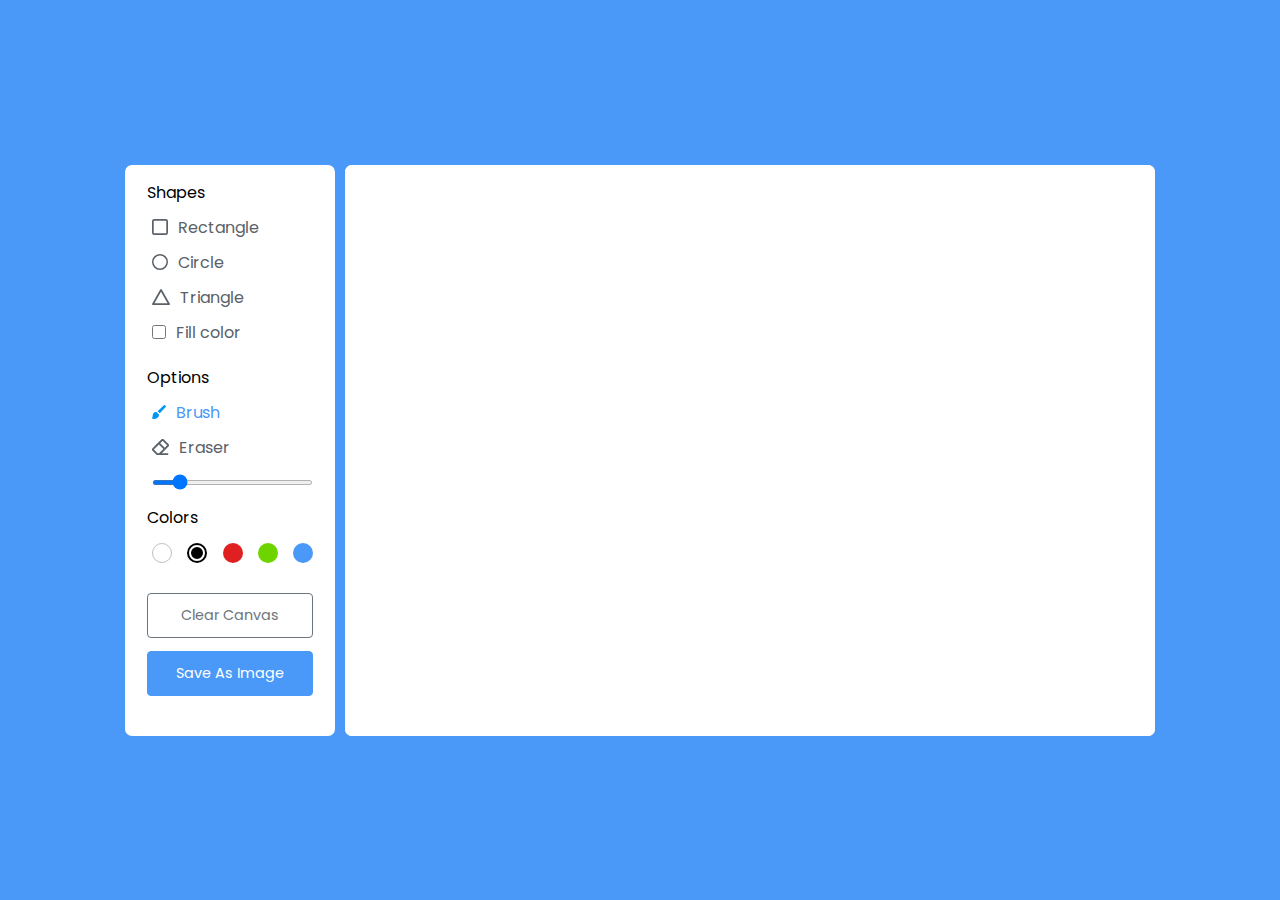
<file: draw.html>
<!DOCTYPE html>
<html lang="en" dir="ltr">
  <head>
    <meta charset="utf-8">
    <title>Drawing App JavaScript | CodingNepal</title>
    <link rel="stylesheet" href="draw.css">
    <meta name="viewport" content="width=device-width, initial-scale=1.0">
    <script src="draw.js" defer></script>
  </head>
  <body>
    <div class="container">
      <section class="tools-board">
        <div class="row">
          <label class="title">Shapes</label>
          <ul class="options">
            <li class="option tool" id="rectangle">
              <img src="draw/rectangle.svg" alt="">
              <span>Rectangle</span>
            </li>
            <li class="option tool" id="circle">
              <img src="draw/circle.svg" alt="">
              <span>Circle</span>
            </li>
            <li class="option tool" id="triangle">
              <img src="draw/triangle.svg" alt="">
              <span>Triangle</span>
            </li>
            <li class="option">
              <input type="checkbox" id="fill-color">
              <label for="fill-color">Fill color</label>
            </li>
          </ul>
        </div>
        <div class="row">
          <label class="title">Options</label>
          <ul class="options">
            <li class="option active tool" id="brush">
              <img src="draw/brush.svg" alt="">
              <span>Brush</span>
            </li>
            <li class="option tool" id="eraser">
              <img src="draw/eraser.svg" alt="">
              <span>Eraser</span>
            </li>
            <li class="option">
              <input type="range" id="size-slider" min="1" max="30" value="5">
            </li>
          </ul>
        </div>
        <div class="row colors">
          <label class="title">Colors</label>
          <ul class="options">
            <li class="option"></li>
            <li class="option selected"></li>
            <li class="option"></li>
            <li class="option"></li>
            <li class="option">
              <input type="color" id="color-picker" value="#4A98F7">
            </li>
          </ul>
        </div>
        <div class="row buttons">
          <button class="clear-canvas">Clear Canvas</button>
          <button class="save-img">Save As Image</button>
        </div>
      </section>
      <section class="drawing-board">
        <canvas></canvas>
      </section>
    </div>
    
  </body>
</html>
</file>
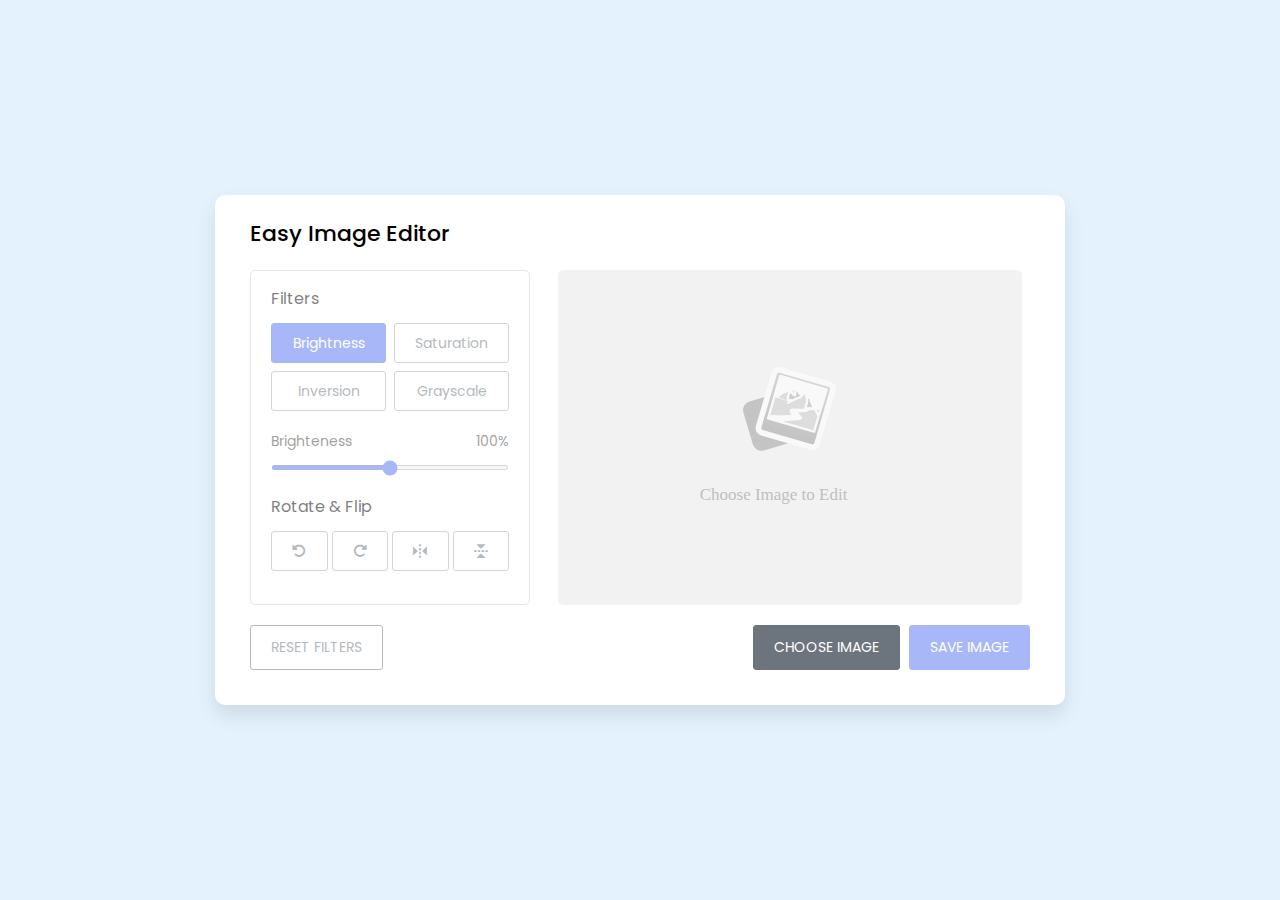
<file: edit.html>
<!DOCTYPE html>
<html lang="en" dir="ltr">
  <head>
    <meta charset="utf-8">
    <title>Image Editor JavaScript | CodingNepal</title>
    <link rel="stylesheet" href="edit.css">
    <meta name="viewport" content="width=device-width, initial-scale=1.0">
    <link rel="stylesheet" href="https://unpkg.com/boxicons@2.1.2/css/boxicons.min.css">
    <link rel="stylesheet" href="https://cdnjs.cloudflare.com/ajax/libs/font-awesome/6.1.1/css/all.min.css"/>
  </head>
  <body>
    <div class="container disable">
        <h2>Easy Image Editor</h2>
        <div class="wrapper">
            <div class="editor-panel">
                <div class="filter">
                    <label class="title">Filters</label>
                    <div class="options">
                        <button id="brightness" class="active">Brightness</button>
                        <button id="saturation">Saturation</button>
                        <button id="inversion">Inversion</button>
                        <button id="grayscale">Grayscale</button>
                    </div>
                    <div class="slider">
                        <div class="filter-info">
                            <p class="name">Brighteness</p>
                            <p class="value">100%</p>
                        </div>
                        <input type="range" value="100" min="0" max="200">
                    </div>
                </div>
                <div class="rotate">
                    <label class="title">Rotate & Flip</label>
                    <div class="options">
                        <button id="left"><i class="fa-solid fa-rotate-left"></i></button>
                        <button id="right"><i class="fa-solid fa-rotate-right"></i></button>
                        <button id="horizontal"><i class='bx bx-reflect-vertical'></i></button>
                        <button id="vertical"><i class='bx bx-reflect-horizontal' ></i></button>
                    </div>
                </div>
            </div>
            <div class="preview-img">
                <img src="image-placeholder.svg" alt="preview-img">
            </div>
        </div>
        <div class="controls">
            <button class="reset-filter">Reset Filters</button>
            <div class="row">
                <input type="file" class="file-input" accept="image/*" hidden>
                <button class="choose-img">Choose Image</button>
                <button class="save-img">Save Image</button>
            </div>
        </div>
    </div>

    <script src="edit.js"></script>
    
  </body>
</html>
</file>
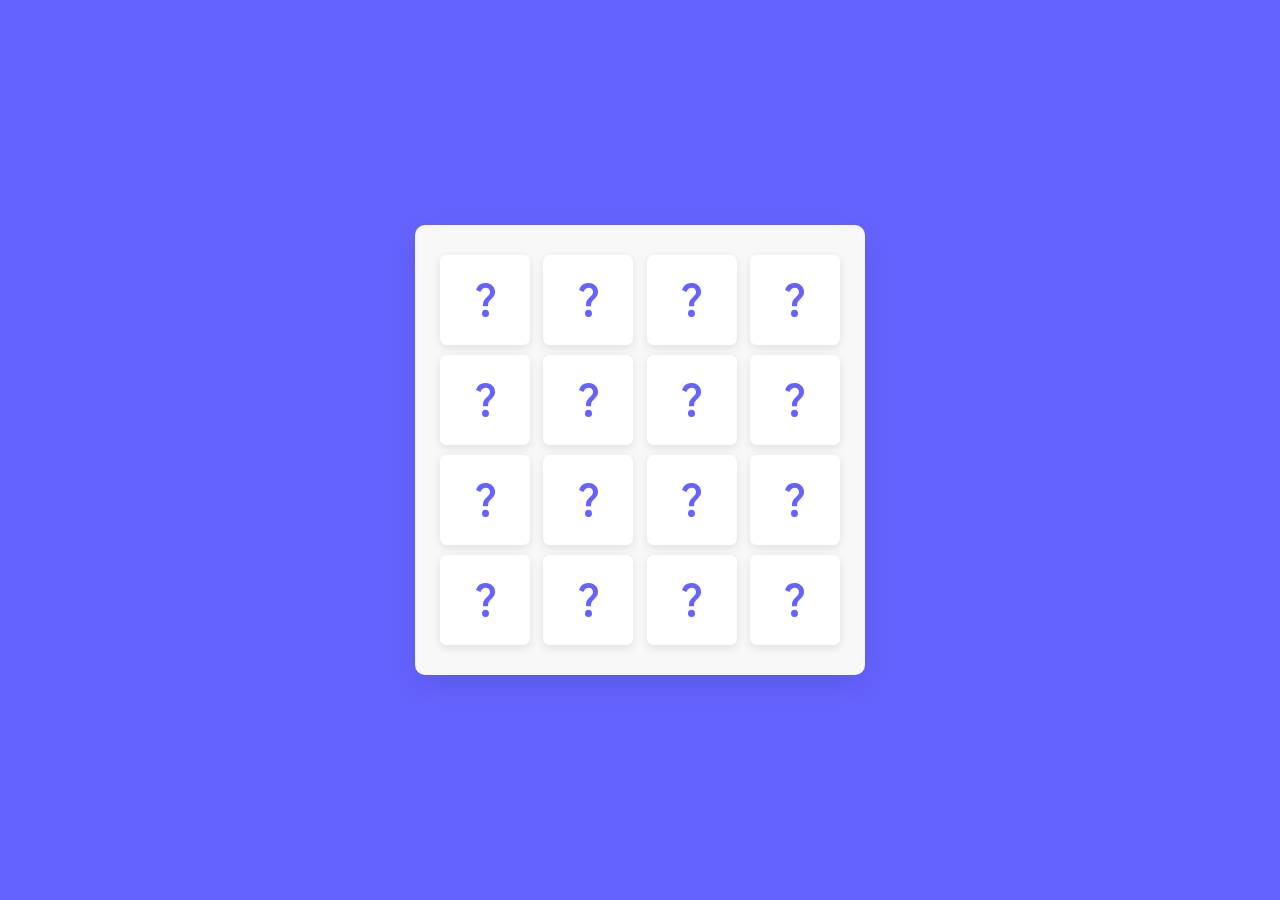
<file: game.html>
<!DOCTYPE html>
<html lang="en" dir="ltr">
  <head>
    <meta charset="utf-8">  
    <title>Memory Card Game | CodingNepal</title>
    <link rel="stylesheet" href="game.css">
    <meta name="viewport" content="width=device-width, initial-scale=1.0">
  </head>
  <body>
    <div class="wrapper">
      <ul class="cards">
        <li class="card">
          <div class="view front-view">
            <img src="images/que_icon.svg" alt="icon">
          </div>
          <div class="view back-view">
            <img src="images/img-1.png" alt="card-img">
          </div>
        </li>
        <li class="card">
          <div class="view front-view">
            <img src="images/que_icon.svg" alt="icon">
          </div>
          <div class="view back-view">
            <img src="images/img-6.png" alt="card-img">
          </div>
        </li>
        <li class="card">
          <div class="view front-view">
            <img src="images/que_icon.svg" alt="icon">
          </div>
          <div class="view back-view">
            <img src="images/img-3.png" alt="card-img">
          </div>
        </li>
        <li class="card">
          <div class="view front-view">
            <img src="images/que_icon.svg" alt="icon">
          </div>
          <div class="view back-view">
            <img src="images/img-2.png" alt="card-img">
          </div>
        </li>
        <li class="card">
          <div class="view front-view">
            <img src="images/que_icon.svg" alt="icon">
          </div>
          <div class="view back-view">
            <img src="images/img-1.png" alt="card-img">
          </div>
        </li>
        <li class="card">
          <div class="view front-view">
            <img src="images/que_icon.svg" alt="icon">
          </div>
          <div class="view back-view">
            <img src="images/img-5.png" alt="card-img">
          </div>
        </li>
        <li class="card">
          <div class="view front-view">
            <img src="images/que_icon.svg" alt="icon">
          </div>
          <div class="view back-view">
            <img src="images/img-2.png" alt="card-img">
          </div>
        </li>
        <li class="card">
          <div class="view front-view">
            <img src="images/que_icon.svg" alt="icon">
          </div>
          <div class="view back-view">
            <img src="images/img-6.png" alt="card-img">
          </div>
        </li>
        <li class="card">
          <div class="view front-view">
            <img src="images/que_icon.svg" alt="icon">
          </div>
          <div class="view back-view">
            <img src="images/img-3.png" alt="card-img">
          </div>
        </li>
        <li class="card">
          <div class="view front-view">
            <img src="images/que_icon.svg" alt="icon">
          </div>
          <div class="view back-view">
            <img src="images/img-4.png" alt="card-img">
          </div>
        </li>
        <li class="card">
          <div class="view front-view">
            <img src="images/que_icon.svg" alt="icon">
          </div>
          <div class="view back-view">
            <img src="images/img-5.png" alt="card-img">
          </div>
        </li>
        <li class="card">
          <div class="view front-view">
            <img src="images/que_icon.svg" alt="icon">
          </div>
          <div class="view back-view">
            <img src="images/img-4.png" alt="card-img">
          </div>
        </li>
        <li class="card">
          <div class="view front-view">
            <img src="images/que_icon.svg" alt="icon">
          </div>
          <div class="view back-view">
            <img src="images/img-4.png" alt="card-img">
          </div>
        </li>
        <li class="card">
          <div class="view front-view">
            <img src="images/que_icon.svg" alt="icon">
          </div>
          <div class="view back-view">
            <img src="images/img-4.png" alt="card-img">
          </div>
        </li>
        <li class="card">
          <div class="view front-view">
            <img src="images/que_icon.svg" alt="icon">
          </div>
          <div class="view back-view">
            <img src="images/img-4.png" alt="card-img">
          </div>
        </li>
        <li class="card">
          <div class="view front-view">
            <img src="images/que_icon.svg" alt="icon">
          </div>
          <div class="view back-view">
            <img src="images/img-4.png" alt="card-img">
          </div>
        </li>
      </ul>
    </div>

    <script src="game.js"></script>

  </body>
</html>
</file>
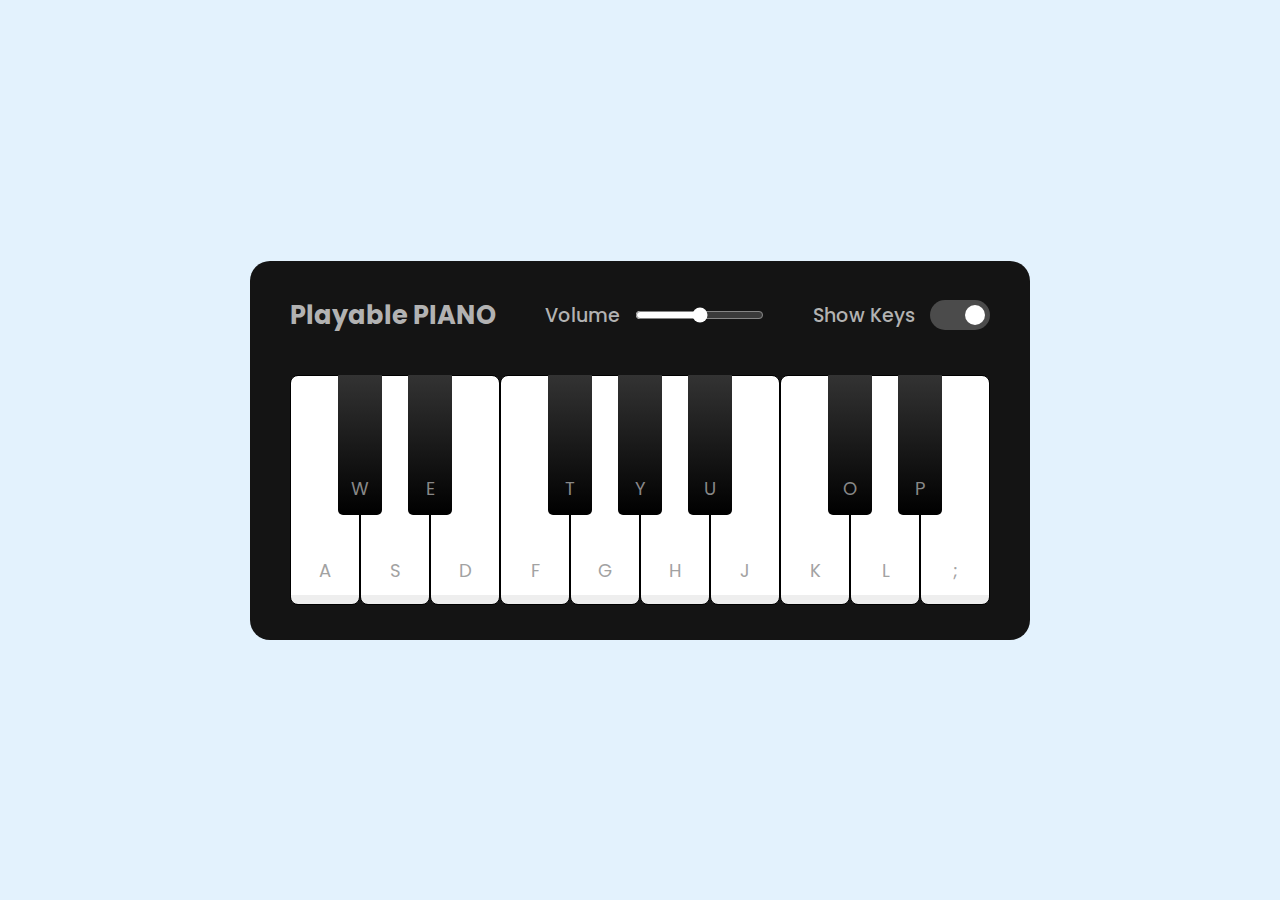
<file: piano.html>
<!DOCTYPE html>
<html lang="en" dir="ltr">
  <head>
    <meta charset="utf-8">
    <title>Playable Piano JavaScript | CodingNepal</title>
    <link rel="stylesheet" href="piano.css">
    <meta name="viewport" content="width=device-width, initial-scale=1.0">
    <script src="piano.js" defer></script>
  </head>
  <body>
    <div class="wrapper">
      <header>
        <h2>Playable PIANO</h2>
        <div class="column volume-slider">
          <span>Volume</span><input type="range" min="0" max="1" value="0.5" step="any">
        </div>
        <div class="column keys-checkbox">
          <span>Show Keys</span><input type="checkbox" checked>
        </div>
      </header>
      <ul class="piano-keys">
        <li class="key white" data-key="a"><span>a</span></li>
        <li class="key black" data-key="w"><span>w</span></li>
        <li class="key white" data-key="s"><span>s</span></li>
        <li class="key black" data-key="e"><span>e</span></li>
        <li class="key white" data-key="d"><span>d</span></li>
        <li class="key white" data-key="f"><span>f</span></li>
        <li class="key black" data-key="t"><span>t</span></li>
        <li class="key white" data-key="g"><span>g</span></li>
        <li class="key black" data-key="y"><span>y</span></li>
        <li class="key white" data-key="h"><span>h</span></li>
        <li class="key black" data-key="u"><span>u</span></li>
        <li class="key white" data-key="j"><span>j</span></li>
        <li class="key white" data-key="k"><span>k</span></li>
        <li class="key black" data-key="o"><span>o</span></li>
        <li class="key white" data-key="l"><span>l</span></li>
        <li class="key black" data-key="p"><span>p</span></li>
        <li class="key white" data-key=";"><span>;</span></li>
      </ul>
    </div>

  </body>
</html>
</file>
<file: draw.css>
/* Import Google font - Poppins */
@import url('https://fonts.googleapis.com/css2?family=Poppins:wght@400;500;600&display=swap');
*{
  margin: 0;
  padding: 0;
  box-sizing: border-box;
  font-family: 'Poppins', sans-serif;
}
body{
  display: flex;
  align-items: center;
  justify-content: center;
  min-height: 100vh;
  background: #4A98F7;
}
.container{
  display: flex;
  width: 100%;
  gap: 10px;
  padding: 10px;
  max-width: 1050px;
}
section{
  background: #fff;
  border-radius: 7px;
}
.tools-board{
  width: 210px;
  padding: 15px 22px 0;
}
.tools-board .row{
  margin-bottom: 20px;
}
.row .options{
  list-style: none;
  margin: 10px 0 0 5px;
}
.row .options .option{
  display: flex;
  cursor: pointer;
  align-items: center;
  margin-bottom: 10px;
}
.option:is(:hover, .active) img{
  filter: invert(17%) sepia(90%) saturate(3000%) hue-rotate(900deg) brightness(100%) contrast(100%);
}
.option :where(span, label){
  color: #5A6168;
  cursor: pointer;
  padding-left: 10px;
}
.option:is(:hover, .active) :where(span, label){
  color: #4A98F7;
}
.option #fill-color{
  cursor: pointer;
  height: 14px;
  width: 14px;
}
#fill-color:checked ~ label{
  color: #4A98F7;
}
.option #size-slider{
  width: 100%;
  height: 5px;
  margin-top: 10px;
}
.colors .options{
  display: flex;
  justify-content: space-between;
}
.colors .option{
  height: 20px;
  width: 20px;
  border-radius: 50%;
  margin-top: 3px;
  position: relative;
}
.colors .option:nth-child(1){
  background-color: #fff;
  border: 1px solid #bfbfbf;
}
.colors .option:nth-child(2){
  background-color: #000;
}
.colors .option:nth-child(3){
  background-color: #E02020;
}
.colors .option:nth-child(4){
  background-color: #6DD400;
}
.colors .option:nth-child(5){
  background-color: #4A98F7;
}
.colors .option.selected::before{
  position: absolute;
  content: "";
  top: 50%;
  left: 50%;
  height: 12px;
  width: 12px;
  background: inherit;
  border-radius: inherit;
  border: 2px solid #fff;
  transform: translate(-50%, -50%);
}
.colors .option:first-child.selected::before{
  border-color: #ccc;
}
.option #color-picker{
  opacity: 0;
  cursor: pointer;
}
.buttons button{
  width: 100%;
  color: #fff;
  border: none;
  outline: none;
  padding: 11px 0;
  font-size: 0.9rem;
  margin-bottom: 13px;
  background: none;
  border-radius: 4px;
  cursor: pointer;
}
.buttons .clear-canvas{
  color: #6C757D;
  border: 1px solid #6C757D;
  transition: all 0.3s ease;
}
.clear-canvas:hover{
  color: #fff;
  background: #6C757D;
}
.buttons .save-img{
  background: #4A98F7;
  border: 1px solid #4A98F7;
}
.drawing-board{
  flex: 1;
  overflow: hidden;
}
.drawing-board canvas{
  width: 100%;
  height: 100%;
}
</file>
<file: edit.css>
/* Import Google font - Poppins */
@import url('https://fonts.googleapis.com/css2?family=Poppins:wght@400;500;600&display=swap');
*{
  margin: 0;
  padding: 0;
  box-sizing: border-box;
  font-family: 'Poppins', sans-serif;
}
body{
  display: flex;
  padding: 10px;
  min-height: 100vh;
  align-items: center;
  justify-content: center;
  background: #E3F2FD;
}
.container{
  width: 850px;
  padding: 30px 35px 35px;
  background: #fff;
  border-radius: 10px;
  box-shadow: 0 10px 20px rgba(0,0,0,0.1);
}
.container.disable .editor-panel,
.container.disable .controls .reset-filter,
.container.disable .controls .save-img{
  opacity: 0.5;
  pointer-events: none;
}
.container h2{
  margin-top: -8px;
  font-size: 22px;
  font-weight: 500;
}
.container .wrapper{
  display: flex;
  margin: 20px 0;
  min-height: 335px;
}
.wrapper .editor-panel{
  padding: 15px 20px;
  width: 280px;
  border-radius: 5px;
  border: 1px solid #ccc;
}
.editor-panel .title{
  display: block;
  font-size: 16px;
  margin-bottom: 12px;
}
.editor-panel .options, .controls{
  display: flex;
  flex-wrap: wrap;
  justify-content: space-between;
}
.editor-panel button{
  outline: none;
  height: 40px;
  font-size: 14px;
  color: #6C757D;
  background: #fff;
  border-radius: 3px;
  margin-bottom: 8px;
  border: 1px solid #aaa;
}
.editor-panel .filter button{
  width: calc(100% / 2 - 4px);
}
.editor-panel button:hover{
  background: #f5f5f5;
}
.filter button.active{
  color: #fff;
  border-color: #5372F0;
  background: #5372F0;
}
.filter .slider{
  margin-top: 12px;
}
.filter .slider .filter-info{
  display: flex;
  color: #464646;
  font-size: 14px;
  justify-content: space-between;
}
.filter .slider input{
  width: 100%;
  height: 5px;
  accent-color: #5372F0;
}
.editor-panel .rotate{
  margin-top: 17px;
}
.editor-panel .rotate button{
  display: flex;
  align-items: center;
  justify-content: center;
  width: calc(100% / 4 - 3px);
}
.rotate .options button:nth-child(3),
.rotate .options button:nth-child(4){
  font-size: 18px;
}
.rotate .options button:active{
  color: #fff;
  background: #5372F0;
  border-color: #5372F0;
}
.wrapper .preview-img{
  flex-grow: 1;
  display: flex;
  overflow: hidden;
  margin-left: 20px;
  border-radius: 5px;
  align-items: center;
  justify-content: center;
}
.preview-img img{
  max-width: 490px;
  max-height: 335px;
  width: 100%;
  height: 100%;
  object-fit: contain;
}
.controls button{
  padding: 11px 20px;
  font-size: 14px;
  border-radius: 3px;
  outline: none;
  color: #fff;
  cursor: pointer;
  background: none;
  transition: all 0.3s ease;
  text-transform: uppercase;
}
.controls .reset-filter{
  color: #6C757D;
  border: 1px solid #6C757D;
}
.controls .reset-filter:hover{
  color: #fff;
  background: #6C757D;
}
.controls .choose-img{
  background: #6C757D;
  border: 1px solid #6C757D;
}
.controls .save-img{
  margin-left: 5px;
  background: #5372F0;
  border: 1px solid #5372F0;
}

@media screen and (max-width: 760px) {
  .container{
    padding: 25px;
  }
  .container .wrapper{
    flex-wrap: wrap-reverse;
  }
  .wrapper .editor-panel{
    width: 100%;
  }
  .wrapper .preview-img{
    width: 100%;
    margin: 0 0 15px;
  }
}

@media screen and (max-width: 500px) {
  .controls button{
    width: 100%;
    margin-bottom: 10px;
  }
  .controls .row{
    width: 100%;
  }
  .controls .row .save-img{
    margin-left: 0px;
  }
}
</file>
<file: game.css>
/* Import Google Font - Poppins */
@import url('https://fonts.googleapis.com/css2?family=Poppins:wght@400;500;600;700&display=swap');
*{
  margin: 0;
  padding: 0;
  box-sizing: border-box;
  font-family: 'Poppins', sans-serif;
}
body{
  display: flex;
  align-items: center;
  justify-content: center;
  min-height: 100vh;
  background: #6563FF;
}
.wrapper{
  padding: 25px;
  border-radius: 10px;
  background: #F8F8F8;
  box-shadow: 0 10px 30px rgba(0,0,0,0.1);
}
.cards, .card, .view{
  display: flex;
  align-items: center;
  justify-content: center;
}
.cards{
  height: 400px;
  width: 400px;
  flex-wrap: wrap;
  justify-content: space-between;
}
.cards .card{
  cursor: pointer;
  list-style: none;
  user-select: none;
  position: relative;
  perspective: 1000px;
  transform-style: preserve-3d;
  height: calc(100% / 4 - 10px);
  width: calc(100% / 4 - 10px);
}
.card.shake{
  animation: shake 0.35s ease-in-out;
}
@keyframes shake {
  0%, 100%{
    transform: translateX(0);
  }
  20%{
    transform: translateX(-13px);
  }
  40%{
    transform: translateX(13px);
  }
  60%{
    transform: translateX(-8px);
  }
  80%{
    transform: translateX(8px);
  }
}
.card .view{
  width: 100%;
  height: 100%;
  position: absolute;
  border-radius: 7px;
  background: #fff;
  pointer-events: none;
  backface-visibility: hidden;
  box-shadow: 0 3px 10px rgba(0,0,0,0.1);
  transition: transform 0.25s linear;
}
.card .front-view img{
  width: 19px;
}
.card .back-view img{
  max-width: 45px;
}
.card .back-view{
  transform: rotateY(-180deg);
}
.card.flip .back-view{
  transform: rotateY(0);
}
.card.flip .front-view{
  transform: rotateY(180deg);
}

@media screen and (max-width: 700px) {
  .cards{
    height: 350px;
    width: 350px;
  }
  .card .front-view img{
    width: 17px;
  }
  .card .back-view img{
    max-width: 40px;
  }
}

@media screen and (max-width: 530px) {
  .cards{
    height: 300px;
    width: 300px;
  }
  .card .front-view img{
    width: 15px;
  }
  .card .back-view img{
    max-width: 35px;
  }
}
</file>
<file: piano.css>
/* Import Google font - Poppins */
@import url('https://fonts.googleapis.com/css2?family=Poppins:wght@400;500;600&display=swap');
* {
  margin: 0;
  padding: 0;
  box-sizing: border-box;
  font-family: 'Poppins', sans-serif;
}
body {
  display: flex;
  align-items: center;
  justify-content: center;
  min-height: 100vh;
  background: #E3F2FD;
}
.wrapper {
  padding: 35px 40px;
  border-radius: 20px;
  background: #141414;
}
.wrapper header {
  display: flex;
  color: #B2B2B2;
  align-items: center;
  justify-content: space-between;
}
header h2 {
  font-size: 1.6rem;
}
header .column {
  display: flex;
  align-items: center;
}
header span {
  font-weight: 500;
  margin-right: 15px;
  font-size: 1.19rem;
}
header input {
  outline: none;
  border-radius: 30px;
}
.volume-slider input {
  accent-color: #fff;
}
.keys-checkbox input {
  height: 30px;
  width: 60px;
  cursor: pointer;
  appearance: none;
  position: relative;
  background: #4B4B4B
}
.keys-checkbox input::before {
  content: "";
  position: absolute;
  top: 50%;
  left: 5px;
  width: 20px;
  height: 20px;
  border-radius: 50%;
  background: #8c8c8c;
  transform: translateY(-50%);
  transition: all 0.3s ease;
}
.keys-checkbox input:checked::before {
  left: 35px;
  background: #fff;
}
.piano-keys {
  display: flex;
  list-style: none;
  margin-top: 40px;
}
.piano-keys .key {
  cursor: pointer;
  user-select: none;
  position: relative;
  text-transform: uppercase;
}
.piano-keys .black {
  z-index: 2;
  width: 44px;
  height: 140px;
  margin: 0 -22px 0 -22px;
  border-radius: 0 0 5px 5px;
  background: linear-gradient(#333, #000);
}
.piano-keys .black.active {
  box-shadow: inset -5px -10px 10px rgba(255,255,255,0.1);
  background:linear-gradient(to bottom, #000, #434343);
}
.piano-keys .white {
  height: 230px;
  width: 70px;
  border-radius: 8px;
  border: 1px solid #000;
  background: linear-gradient(#fff 96%, #eee 4%);
}
.piano-keys .white.active {
  box-shadow: inset -5px 5px 20px rgba(0,0,0,0.2);
  background:linear-gradient(to bottom, #fff 0%, #eee 100%);
}
.piano-keys .key span {
  position: absolute;
  bottom: 20px;
  width: 100%;
  color: #A2A2A2;
  font-size: 1.13rem;
  text-align: center;
}
.piano-keys .key.hide span {
  display: none;
}
.piano-keys .black span {
  bottom: 13px;
  color: #888888;
}

@media screen and (max-width: 815px) {
  .wrapper {
    padding: 25px;
  }
  header {
    flex-direction: column;
  }
  header :where(h2, .column) {
    margin-bottom: 13px;
  }
  .volume-slider input {
    max-width: 100px;
  }
  .piano-keys {
    margin-top: 20px;
  }
  .piano-keys .key:where(:nth-child(9), :nth-child(10)) {
    display: none;
  }
  .piano-keys .black {
    height: 100px;
    width: 40px;
    margin: 0 -20px 0 -20px;
  }
  .piano-keys .white {
    height: 180px;
    width: 60px;
  }
}

@media screen and (max-width: 615px) {
  .piano-keys .key:nth-child(13),
  .piano-keys .key:nth-child(14),
  .piano-keys .key:nth-child(15),
  .piano-keys .key:nth-child(16),
  .piano-keys .key :nth-child(17) {
    display: none;
  }
  .piano-keys .white {
    width: 50px;
  }
}
</file>
